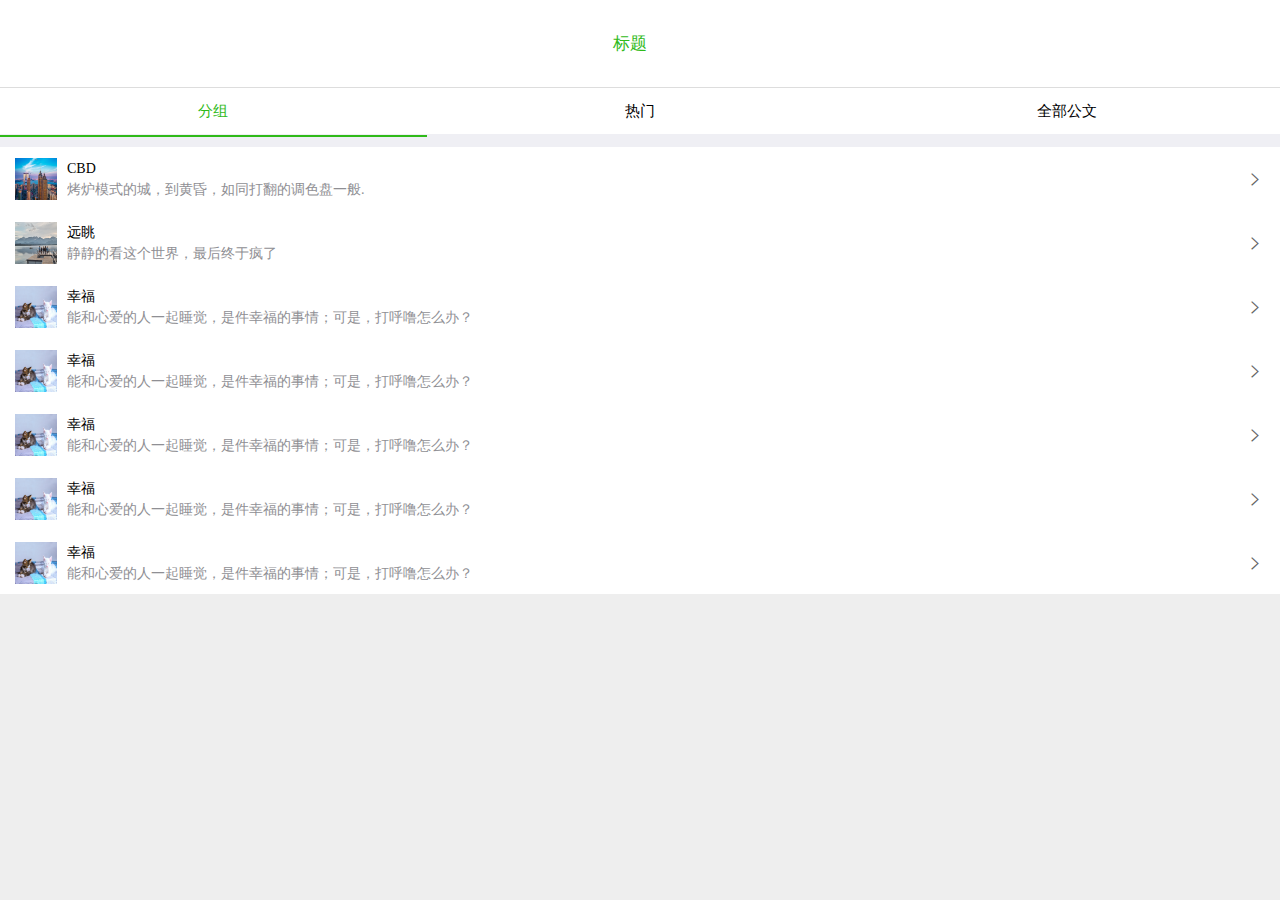
<file: index.html>
<!DOCTYPE html>
<html>
<head>
    <meta charset="utf-8">
    <meta name="viewport" content="width=device-width,initial-scale=1,minimum-scale=1,maximum-scale=1,user-scalable=no" />
    <title>index</title>
    <link href="css/mui.min.css" rel="stylesheet"/>
    <script src="js/flexible.js"></script>
    <script src="js/jquery-1.8.3.min.js"></script>
    <link rel="stylesheet" type="text/css" href="css/css.css"/>
</head>
	<script src="js/jquery-1.8.3.min.js"></script>
	<style>
		.mui-control-content {
			background-color: white;
			padding-bottom: 52px;
		}
		.mui-control-content .mui-loading {
			margin-top: 50px;
		}
		.title{
				margin: 20px 15px 10px;
				color: #6d6d72;
				font-size: 15px;
			}
			
			.oa-contact-cell.mui-table .mui-table-cell {
				padding: 11px 0;
				vertical-align: middle;
			}
			
			.oa-contact-cell {
				position: relative;
				margin: -11px 0;
			}
	
			.oa-contact-avatar {
				width: 75px;
			}
			.oa-contact-avatar img {
				border-radius: 50%;
			}
			.oa-contact-content {
				width: 100%;
			}
			.oa-contact-name {
				margin-right: 20px;
			}
			.oa-contact-name, oa-contact-position {
				float: left;
			}
		</style>
<body class="news">
	<header class="hadnav">
	    <h1 class="mui-title">标题</h1>
	</header>
	<div class="mui-content">
		<div id="slider" class="mui-slider">
			<div id="sliderSegmentedControl" class="mui-slider-indicator mui-segmented-control mui-segmented-control-inverted">
				<a class="mui-control-item mui-active" href="#item1mobile">
					分组
				</a>
				<a class="mui-control-item" href="#item2mobile">
					热门
				</a>
				<a class="mui-control-item" href="#item3mobile">
					全部公文
				</a>
			</div>
			<div id="sliderProgressBar" class="mui-slider-progress-bar mui-col-xs-4"></div>
			<div class="mui-slider-group">
				<div id="item1mobile" class="mui-slider-item mui-control-content mui-active">
					<div id="scroll1" class="mui-scroll-wrapper">
						<div class="mui-scroll">
							<ul class="mui-table-view mui-table-view-chevron">
								<li class="mui-table-view-cell mui-media">
									<a class="mui-navigate-right">
										<img class="mui-media-object mui-pull-left" src="img/cbd.jpg">
										<div class="mui-media-body">
											CBD
											<p class='mui-ellipsis'>烤炉模式的城，到黄昏，如同打翻的调色盘一般.</p>
										</div>
									</a>
								</li>
								<li class="mui-table-view-cell mui-media">
									<a class='mui-navigate-right' href="javascript:;">
										<img class="mui-media-object mui-pull-left" src="img/yuantiao.jpg">
										<div class="mui-media-body">
											远眺
											<p class='mui-ellipsis'>静静的看这个世界，最后终于疯了</p>
										</div>
									</a>
								</li>
								<li class="mui-table-view-cell mui-media">
									<a class="mui-navigate-right">
										<img class="mui-media-object mui-pull-left" src="img/shuijiao.jpg">
										<div class="mui-media-body">
											幸福
											<p class='mui-ellipsis'>能和心爱的人一起睡觉，是件幸福的事情；可是，打呼噜怎么办？</p>
										</div>
									</a>
								</li>
								<li class="mui-table-view-cell mui-media">
									<a class="mui-navigate-right">
										<img class="mui-media-object mui-pull-left" src="img/shuijiao.jpg">
										<div class="mui-media-body">
											幸福
											<p class='mui-ellipsis'>能和心爱的人一起睡觉，是件幸福的事情；可是，打呼噜怎么办？</p>
										</div>
									</a>
								</li>
								<li class="mui-table-view-cell mui-media">
									<a class="mui-navigate-right">
										<img class="mui-media-object mui-pull-left" src="img/shuijiao.jpg">
										<div class="mui-media-body">
											幸福
											<p class='mui-ellipsis'>能和心爱的人一起睡觉，是件幸福的事情；可是，打呼噜怎么办？</p>
										</div>
									</a>
								</li>
								<li class="mui-table-view-cell mui-media">
									<a class="mui-navigate-right">
										<img class="mui-media-object mui-pull-left" src="img/shuijiao.jpg">
										<div class="mui-media-body">
											幸福
											<p class='mui-ellipsis'>能和心爱的人一起睡觉，是件幸福的事情；可是，打呼噜怎么办？</p>
										</div>
									</a>
								</li>
								<li class="mui-table-view-cell mui-media">
									<a class="mui-navigate-right">
										<img class="mui-media-object mui-pull-left" src="img/shuijiao.jpg">
										<div class="mui-media-body">
											幸福
											<p class='mui-ellipsis'>能和心爱的人一起睡觉，是件幸福的事情；可是，打呼噜怎么办？</p>
										</div>
									</a>
								</li>
								<li class="mui-table-view-cell mui-media">
									<a class="mui-navigate-right">
										<img class="mui-media-object mui-pull-left" src="img/shuijiao.jpg">
										<div class="mui-media-body">
											幸福
											<p class='mui-ellipsis'>能和心爱的人一起睡觉，是件幸福的事情；可是，打呼噜怎么办？</p>
										</div>
									</a>
								</li>
							</ul>
						</div>
					</div>
				</div>
				<div id="item2mobile" class="mui-slider-item mui-control-content">
					<div id="scroll2" class="mui-scroll-wrapper">
						<div class="mui-scroll">
							<div class="mui-loading">
								<div class="mui-spinner">
								</div>
							</div>
						</div>
					</div>

				</div>
				<div id="item3mobile" class="mui-slider-item mui-control-content">
					<div id="scroll3" class="mui-scroll-wrapper">
						<div class="mui-scroll">
							<div class="mui-loading">
								<div class="mui-spinner">
								</div>
							</div>
						</div>
					</div>

				</div>
			</div>
		</div>
	</div>
	<script src="js/mui.js"></script>
	<script src="js/kbinit.js"></script>
	<script>
		mui.init({
			swipeBack: false
		});
		(function($) {
			$('.mui-scroll-wrapper').scroll({
				indicators: true //是否显示滚动条
			});
			var str ='<ul class="mui-table-view mui-table-view-chevron">'+
								'<li class="mui-table-view-cell mui-media">'+
									'<a class="mui-navigate-right">'+
										'<img class="mui-media-object mui-pull-left" src="img/cbd.jpg">'+
										'<div class="mui-media-body">'+
											'CBD'+
											'<p class="mui-ellipsis">烤炉模式的城，到黄昏，如同打翻的调色盘一般.</p>'+
										'</div>'+
									'</a>'+
								'</li>'+
								'<li class="mui-table-view-cell mui-media">'+
									'<a class="mui-navigate-right" href="javascript:;">'+
										'<img class="mui-media-object mui-pull-left" src="img/yuantiao.jpg">'+
										'<div class="mui-media-body">'+
											'远眺'+
											'<p class="mui-ellipsis">静静的看这个世界，最后终于疯了</p>'+
										'</div>'+
									'</a>'+
								'</li>'+
								'<li class="mui-table-view-cell mui-media">'+
									'<a class="mui-navigate-right">'+
										'<img class="mui-media-object mui-pull-left" src="img/shuijiao.jpg">'+
										'<div class="mui-media-body">'+
											'幸福'+
											'<p class="mui-ellipsis">能和心爱的人一起睡觉，是件幸福的事情；可是，打呼噜怎么办？</p>'+
										'</div>'+
									'</a>'+
								'</li>'+
								'<li class="mui-table-view-cell mui-media">'+
									'<a class="mui-navigate-right">'+
										'<img class="mui-media-object mui-pull-left" src="img/shuijiao.jpg">'+
										'<div class="mui-media-body">'+
											'幸福'+
											'<p class="mui-ellipsis">能和心爱的人一起睡觉，是件幸福的事情；可是，打呼噜怎么办？</p>'+
										'</div>'+
									'</a>'+
								'</li>'+
								'<li class="mui-table-view-cell mui-media">'+
									'<a class="mui-navigate-right">'+
										'<img class="mui-media-object mui-pull-left" src="img/shuijiao.jpg">'+
										'<div class="mui-media-body">'+
											'幸福'+
											'<p class="mui-ellipsis">能和心爱的人一起睡觉，是件幸福的事情；可是，打呼噜怎么办？</p>'+
										'</div>'+
									'</a>'+
								'</li>'+
								'<li class="mui-table-view-cell mui-media">'+
									'<a class="mui-navigate-right">'+
										'<img class="mui-media-object mui-pull-left" src="img/shuijiao.jpg">'+
										'<div class="mui-media-body">'+
											'幸福'+
											'<p class="mui-ellipsis">能和心爱的人一起睡觉，是件幸福的事情；可是，打呼噜怎么办？</p>'+
										'</div>'+
									'</a>'+
								'</li>'+
								'<li class="mui-table-view-cell mui-media">'+
									'<a class="mui-navigate-right">'+
										'<img class="mui-media-object mui-pull-left" src="img/shuijiao.jpg">'+
										'<div class="mui-media-body">'+
											'幸福'+
											'<p class="mui-ellipsis">能和心爱的人一起睡觉，是件幸福的事情；可是，打呼噜怎么办？</p>'+
										'</div>'+
									'</a>'+
								'</li>'+
							'</ul>'
			var html2 = str;
			var html3 = str;
			var item2 = document.getElementById('item2mobile');
			var item3 = document.getElementById('item3mobile');
			document.getElementById('slider').addEventListener('slide', function(e) {
				if (e.detail.slideNumber === 1) {
					if (item2.querySelector('.mui-loading')) {
						setTimeout(function() {
							item2.querySelector('.mui-scroll').innerHTML = html2;
						}, 500);
					}
				} else if (e.detail.slideNumber === 2) {
					if (item3.querySelector('.mui-loading')) {
						setTimeout(function() {
							item3.querySelector('.mui-scroll').innerHTML = html3;
						}, 500);
					}
				}
			});
			var sliderSegmentedControl = document.getElementById('sliderSegmentedControl');
			$('.mui-input-group').on('change', 'input', function() {
				if (this.checked) {
					sliderSegmentedControl.className = 'mui-slider-indicator mui-segmented-control mui-segmented-control-inverted mui-segmented-control-' + this.value;
					//force repaint
					sliderProgressBar.setAttribute('style', sliderProgressBar.getAttribute('style'));
				}
			});
		})(mui);
		$(function(){
			mDom.init(0);
			$('.mui-control-content').height(document.body.scrollHeight+196);
		});
	</script>
</body>
</html>
</file>
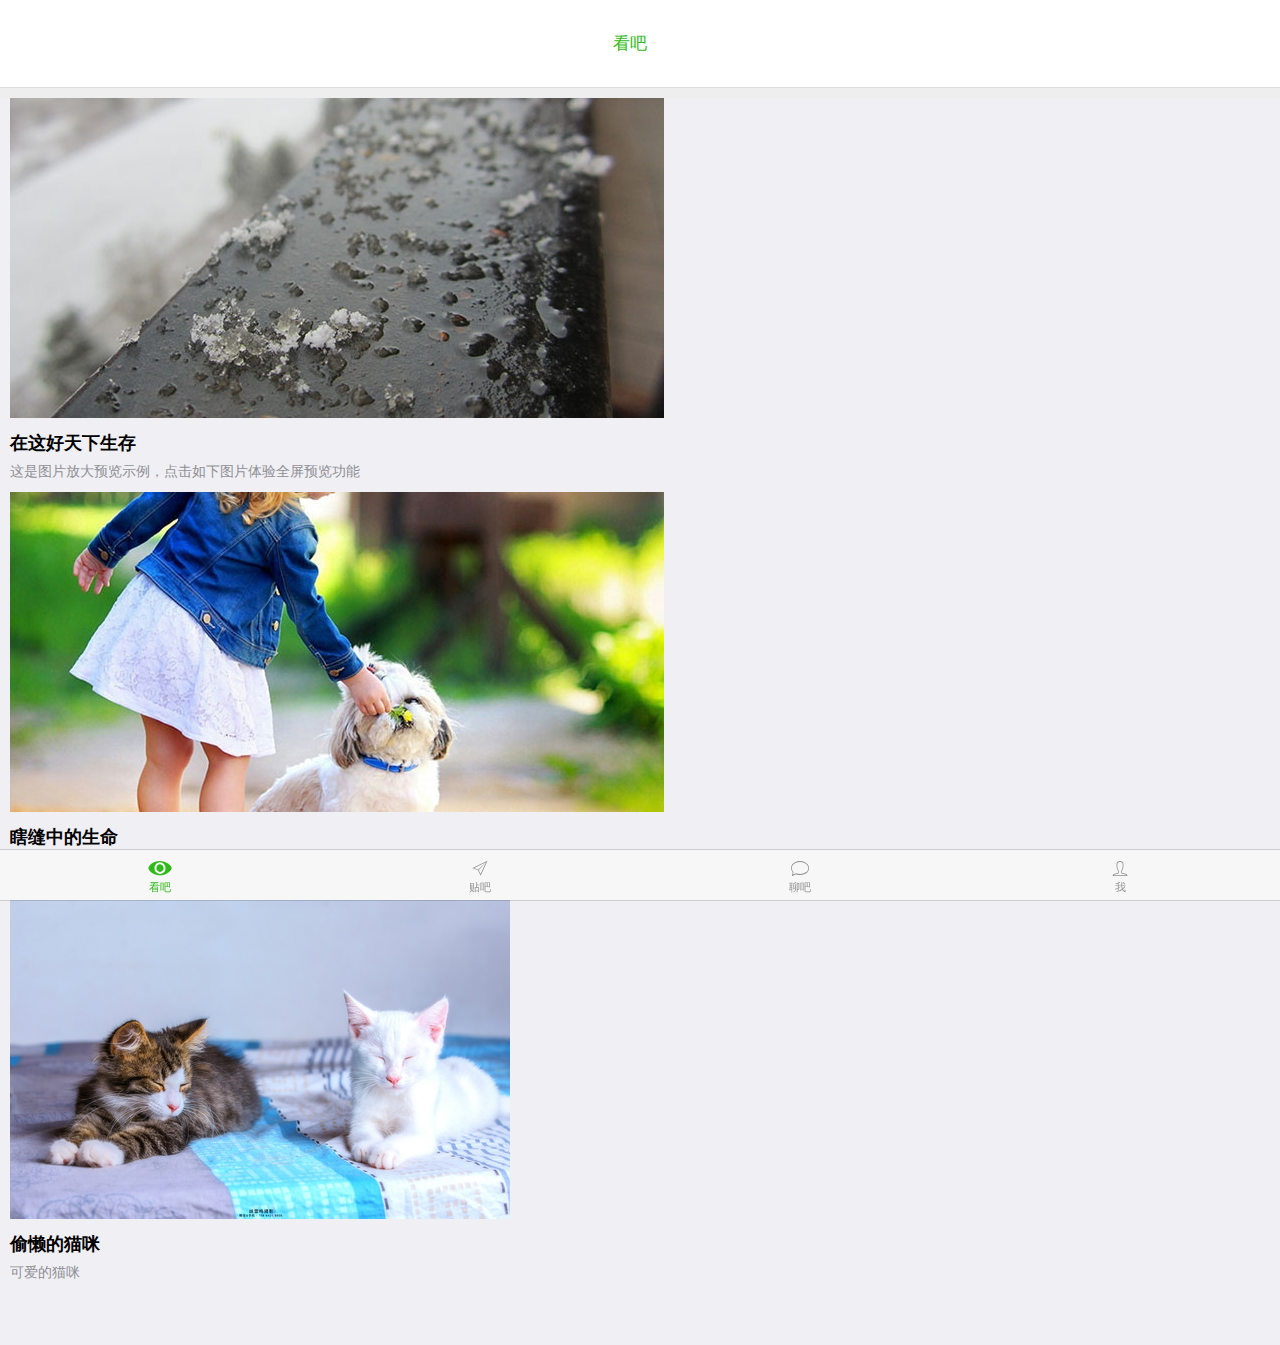
<file: kanba.html>
<!DOCTYPE html>
<html>
<head>
    <meta charset="utf-8">
    <meta name="viewport" content="width=device-width,initial-scale=1,minimum-scale=1,maximum-scale=1,user-scalable=no" />
    <title>看吧</title>
    <link href="css/mui.min.css" rel="stylesheet"/>
    <script src="js/flexible.js"></script>
    <script src="js/jquery-1.8.3.min.js"></script>
    <link rel="stylesheet" type="text/css" href="css/css.css"/>
    <style type="text/css">
    	.mui-kba .mui-content{
			transform: translateY(0);
 			-webkit-transform: translateY(0); 
		}
		.mui-kba .mui-content{
 			padding-bottom: 52px;
		}
    </style>
</head>
<body class="news mui-kba">
		<header class="hadnav">
		    <h1 class="mui-title">看吧</h1>
		</header>
		<div class="mui-content">
			<div class="mui-content-padded">
				<p>
					<img src="img/images/im01.jpg" data-preview-src="" data-preview-group="1" />
				</p>
				<h2 class="htitle">在这好天下生存</h2>
				<p>这是图片放大预览示例，点击如下图片体验全屏预览功能</p>
				<p>
					<img src="img/images/im02.jpg" data-preview-src="" data-preview-group="1" />
				</p>
				<h2 class="htitle">瞎缝中的生命</h2>
				<p>图片全屏后，双击或双指缩放均可对图片进行放大、缩小操作，</p>
				<p>
					<img src="img/shuijiao.jpg" data-preview-src="" data-preview-group="1" />
				</p>
				<h2 class="htitle">偷懒的猫咪</h2>
				<p>可爱的猫咪</p>
			</div>
		</div>
	<script src="js/mui.js"></script>
	<script src="js/mui.zoom.js"></script>
	<script src="js/mui.previewimage.js"></script>
	<script src="js/kbinit.js"></script>
	<script>
		mui.previewImage();
		
		//B页面onload从服务器获取列表数据；
		window.onload = function(){
		  //从服务器获取数据
		mui.plusReady(function(){
             // 在这里调用plus api
            var self = plus.webview.currentWebview();
			var sid = self.id;
			var version = self.version;
			alert(sid);
       });
		  //业务数据获取完毕，并已插入当前页面DOM；
		  //注意：若为ajax请求，则需将如下代码放在处理完ajax响应数据之后；
		  mui.plusReady(function(){
		    //关闭等待框
		    plus.nativeUI.closeWaiting();
		    //显示当前页面
		    mui.currentWebview.show();
		  });
		}
		$(function(){mDom.init(0);});
	</script>
	</body>
</html>
</file>
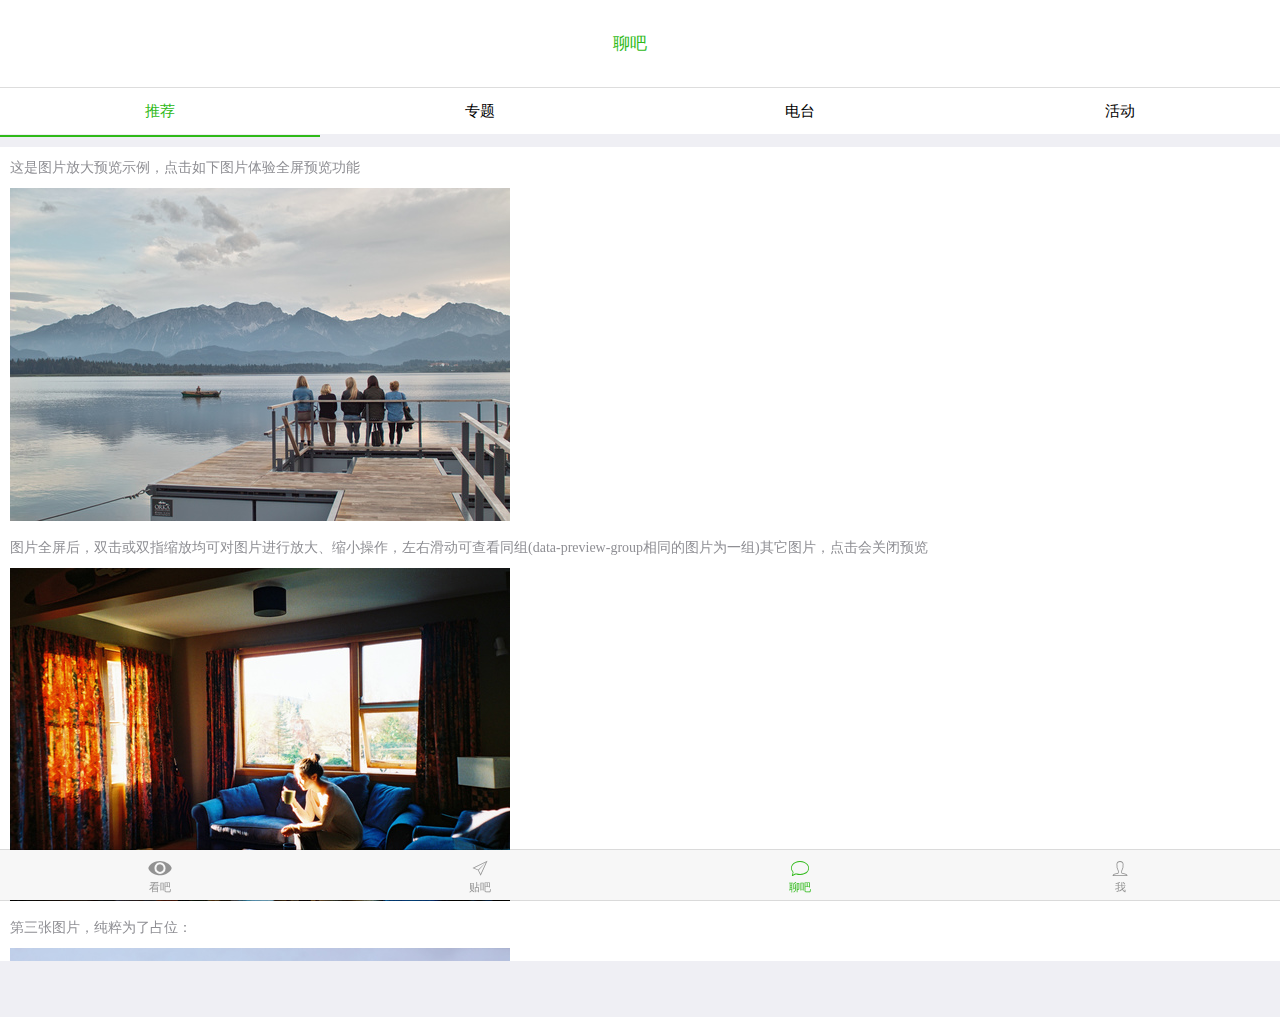
<file: liaoba.html>
<!DOCTYPE html>
<html>
<head>
    <meta charset="utf-8">
    <meta name="viewport" content="width=device-width,initial-scale=1,minimum-scale=1,maximum-scale=1,user-scalable=no" />
    <title>聊吧</title>
    <link href="css/mui.min.css" rel="stylesheet"/>
    <script src="js/flexible.js"></script>
    <script src="js/jquery-1.8.3.min.js"></script>
    <link rel="stylesheet" type="text/css" href="css/css.css"/>
    <style>
		.mui-control-content,
		.mui-slider .mui-slider-group {
			background-color: white;
			min-height: 415px;
		}
		.mui-control-content .mui-loading {
			margin-top: 50px;
		}
		.title{
				margin: 20px 15px 10px;
				color: #6d6d72;
				font-size: 15px;
			}
			
			.oa-contact-cell.mui-table .mui-table-cell {
				padding: 11px 0;
				vertical-align: middle;
			}
			
			.oa-contact-cell {
				position: relative;
				margin: -11px 0;
			}
	
			.oa-contact-avatar {
				width: 75px;
			}
			.oa-contact-avatar img {
				border-radius: 50%;
			}
			.oa-contact-content {
				width: 100%;
			}
			.oa-contact-name {
				margin-right: 20px;
			}
			.oa-contact-name, oa-contact-position {
				float: left;
			}
			.mui-kba .mui-content{
				transform: translateY(0);
     			-webkit-transform: translateY(0); 
			}
			.mui-kba .mui-content{
				/*transform: translateY(-50px);
     			-webkit-transform: translateY(-52px); */
     			padding-bottom: 56px;
			}
		</style>
</head>
<body class="news mui-kba">
		<header class="hadnav">
		    <h1 class="mui-title">聊吧</h1>
		</header>
		<div class="mui-content">
			<div id="slider" class="mui-slider">
				<div id="sliderSegmentedControl" class="mui-slider-indicator mui-segmented-control mui-segmented-control-inverted">
					<a class="mui-control-item mui-active" href="#item1mobile">
						推荐
					</a>
					<a class="mui-control-item" href="#item2mobile">
						专题
					</a>
					<a class="mui-control-item" href="#item3mobile">
						电台
					</a>
					<a class="mui-control-item" href="#item4mobile">
						活动
					</a>
				</div>
				<div id="sliderProgressBar" class="mui-slider-progress-bar mui-col-xs-3"></div>
				<div class="mui-slider-group">
					<div id="item1mobile" class="mui-slider-item mui-control-content mui-active">
						<div id="scroll1" class="mui-scroll-wrapper">
							<div class="mui-scroll">
								<div class="mui-content-padded">
									<p>这是图片放大预览示例，点击如下图片体验全屏预览功能</p>
									<p>
										<img src="img/yuantiao.jpg" data-preview-src="" data-preview-group="1" />
									</p>
									<p>图片全屏后，双击或双指缩放均可对图片进行放大、缩小操作，左右滑动可查看同组(data-preview-group相同的图片为一组)其它图片，点击会关闭预览</p>
									<p>
										<img src="img/muwu.jpg" data-preview-src="" data-preview-group="1" />
									</p>
									<p>第三张图片，纯粹为了占位： </p>
									<p>
										<img src="img/shuijiao.jpg" data-preview-src="" data-preview-group="1" />
									</p>
								</div>
							</div>
						</div>
					</div>
					<div id="item2mobile" class="mui-slider-item mui-control-content">
						<div id="scroll2" class="mui-scroll-wrapper">
							<div class="mui-scroll">
								<div class="mui-loading">
									<div class="mui-spinner">
									</div>
								</div>
							</div>
						</div>

					</div>
					<div id="item3mobile" class="mui-slider-item mui-control-content">
						<div id="scroll3" class="mui-scroll-wrapper">
							<div class="mui-scroll">
								<div class="mui-loading">
									<div class="mui-spinner">
									</div>
								</div>
							</div>
						</div>

					</div>
					<div id="item4mobile" class="mui-slider-item mui-control-content">
						<div id="scroll3" class="mui-scroll-wrapper">
							<div class="mui-scroll">
								<div class="mui-loading">
									<div class="mui-spinner">
									</div>
								</div>
							</div>
						</div>

					</div>
				</div>
			</div>
		</div>
	<script src="js/mui.js"></script>
	<script src="js/mui.zoom.js"></script>
	<script src="js/mui.previewimage.js"></script>
	<script src="js/kbinit.js"></script>
	<script>
		mui.init({
				swipeBack: false
			});
			(function($) {
				$('.mui-scroll-wrapper').scroll({
					indicators: true //是否显示滚动条
				});
				//绑定数据
				var str ='<div class="mui-content-padded">'+
							'<p>这是图片放大预览示例，点击如下图片体验全屏预览功能</p>'+
							'<p>'+
								'<img src="img/yuantiao.jpg" data-preview-src="" data-preview-group="1" />'+
							'</p>'+
							'<p>图片全屏后，双击或双指缩放均可对图片进行放大、缩小操作，左右滑动可查看同组(data-preview-group相同的图片为一组)其它图片，点击会关闭预览</p>'+
							'<p>'+
								'<img src="img/muwu.jpg" data-preview-src="" data-preview-group="1" />'+
							'</p>'+
							'<p>第三张图片，纯粹为了占位： </p>'+
							'<p>'+
								'<img src="img/shuijiao.jpg" data-preview-src="" data-preview-group="1" />'+
							'</p>'+
						'</div>'
				var item2 = document.getElementById('item2mobile');
				var item3 = document.getElementById('item3mobile');
				var item4 = document.getElementById('item4mobile');
				document.getElementById('slider').addEventListener('slide', function(e) {
					if (e.detail.slideNumber === 1) {
						if (item2.querySelector('.mui-loading')) {
							setTimeout(function() {
								item2.querySelector('.mui-scroll').innerHTML = str;
							}, 500);
						}
					} else if (e.detail.slideNumber === 2) {
						if (item3.querySelector('.mui-loading')) {
							setTimeout(function() {
								item3.querySelector('.mui-scroll').innerHTML = str;
							}, 500);
						}
					} else if (e.detail.slideNumber === 3) {
						if (item4.querySelector('.mui-loading')) {
							setTimeout(function() {
								item4.querySelector('.mui-scroll').innerHTML = str;
							}, 500);
						}
					}
				});
				var sliderSegmentedControl = document.getElementById('sliderSegmentedControl');
				$('.mui-input-group').on('change', 'input', function() {
					if (this.checked) {
						sliderSegmentedControl.className = 'mui-slider-indicator mui-segmented-control mui-segmented-control-inverted mui-segmented-control-' + this.value;
						//force repaint
						sliderProgressBar.setAttribute('style', sliderProgressBar.getAttribute('style'));
					}
				});
			})(mui);
		mui.previewImage();
		$(function(){
			mDom.init(2);
			$('.mui-control-content').height(document.body.scrollHeight+196)});
	</script>
	</body>
</html>
</file>
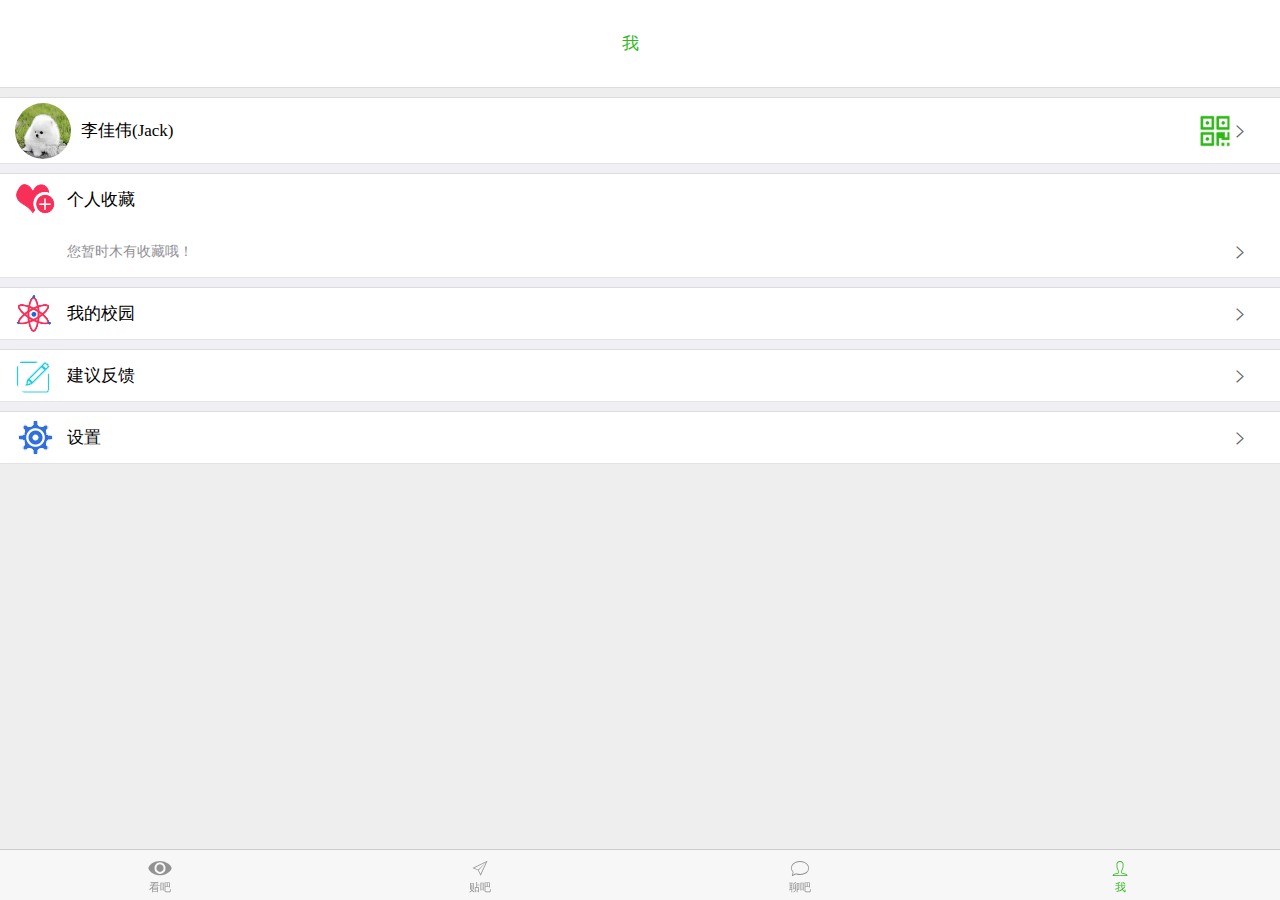
<file: my.html>
<!DOCTYPE html>
<html>
<head>
    <meta charset="utf-8">
    <meta name="viewport" content="width=device-width,initial-scale=1,minimum-scale=1,maximum-scale=1,user-scalable=no" />
    <title>我</title>
    <link href="css/mui.min.css" rel="stylesheet"/>
    <script src="js/flexible.js"></script>
    <script src="js/jquery-1.8.3.min.js"></script>
    <link rel="stylesheet" type="text/css" href="css/css.css"/>
</head>
<body class="news">
		<header class="hadnav">
		    <h1 class="mui-title">我</h1>
		</header>
		<div class="mui-content my-no">
			<div class="my-first">
				<ul class="mui-table-view mui-table-view-chevron">
					<li class="mui-table-view-cell mui-media">
						<a class="mui-navigate-right">
							<img class="mui-media-object mui-pull-left h-portrait" src="img/pic_logo_1082168b9.jpg">
							<div class="mui-media-body">
								<i>李佳伟(Jack)</i>
								<img class="mui-media-object mui-pull-right h-portrait" src="img/QR-code.jpg">
							</div>
						</a>
					</li>
				</ul>
			</div>
			<div class="my-first">
				<ul class="mui-table-view mui-table-view-chevron icon">
					<li class="mui-table-view-cell mui-media">
						<a class="mui-navigate-right nom">
							<span class="mui-media-object mui-pull-left h-portrait"></span>
							<div class="mui-media-body">
								<em>个人收藏</em>
							</div>
						</a>
					</li>
					<li class="mui-table-view-cell mui-media">
						<a class='mui-navigate-right' href="javascript:;">
							<div class="mui-media-body">
								<p class='mui-ellipsis p-show'>您暂时木有收藏哦！</p>
							</div>
						</a>
					</li>
				</ul>
			</div>
			<div class="my-first">
				<ul class="mui-table-view mui-table-view-chevron icon">
					<li class="mui-table-view-cell mui-media">
						<a class="mui-navigate-right">
							<span class="mui-media-object mui-pull-left h-portrait a"></span>
							<div class="mui-media-body">
								<em>我的校园</em>
							</div>
						</a>
					</li>
				</ul>
			</div>
			<div class="my-first">
				<ul class="mui-table-view mui-table-view-chevron icon">
					<li class="mui-table-view-cell mui-media">
						<a class="mui-navigate-right">
							<span class="mui-media-object mui-pull-left h-portrait b"></span>
							<div class="mui-media-body">
								<em>建议反馈</em>
							</div>
						</a>
					</li>
				</ul>
			</div>
			<div class="my-first">
				<ul class="mui-table-view mui-table-view-chevron icon">
					<li class="mui-table-view-cell mui-media">
						<a class="mui-navigate-right">
							<span class="mui-media-object mui-pull-left h-portrait c"></span>
							<div class="mui-media-body">
								<em>设置</em>
							</div>
						</a>
					</li>
				</ul>
			</div>
		</div>
	<script src="js/mui.js"></script>
	<script src="js/kbinit.js"></script>
	<script>
		//B页面onload从服务器获取列表数据；
			window.onload = function(){
			  //从服务器获取数据
			mui.plusReady(function(){
	             // 在这里调用plus api
	            var self = plus.webview.currentWebview();
				var sid = self.id;
				var version = self.version;
				alert(sid);
	       });
			  //业务数据获取完毕，并已插入当前页面DOM；
			  //注意：若为ajax请求，则需将如下代码放在处理完ajax响应数据之后；
			  mui.plusReady(function(){
			    //关闭等待框
			    plus.nativeUI.closeWaiting();
			    //显示当前页面
			    mui.currentWebview.show();
			  });
			}
		$(function(){mDom.init(3);});
	</script>
	</body>
</html>
</file>
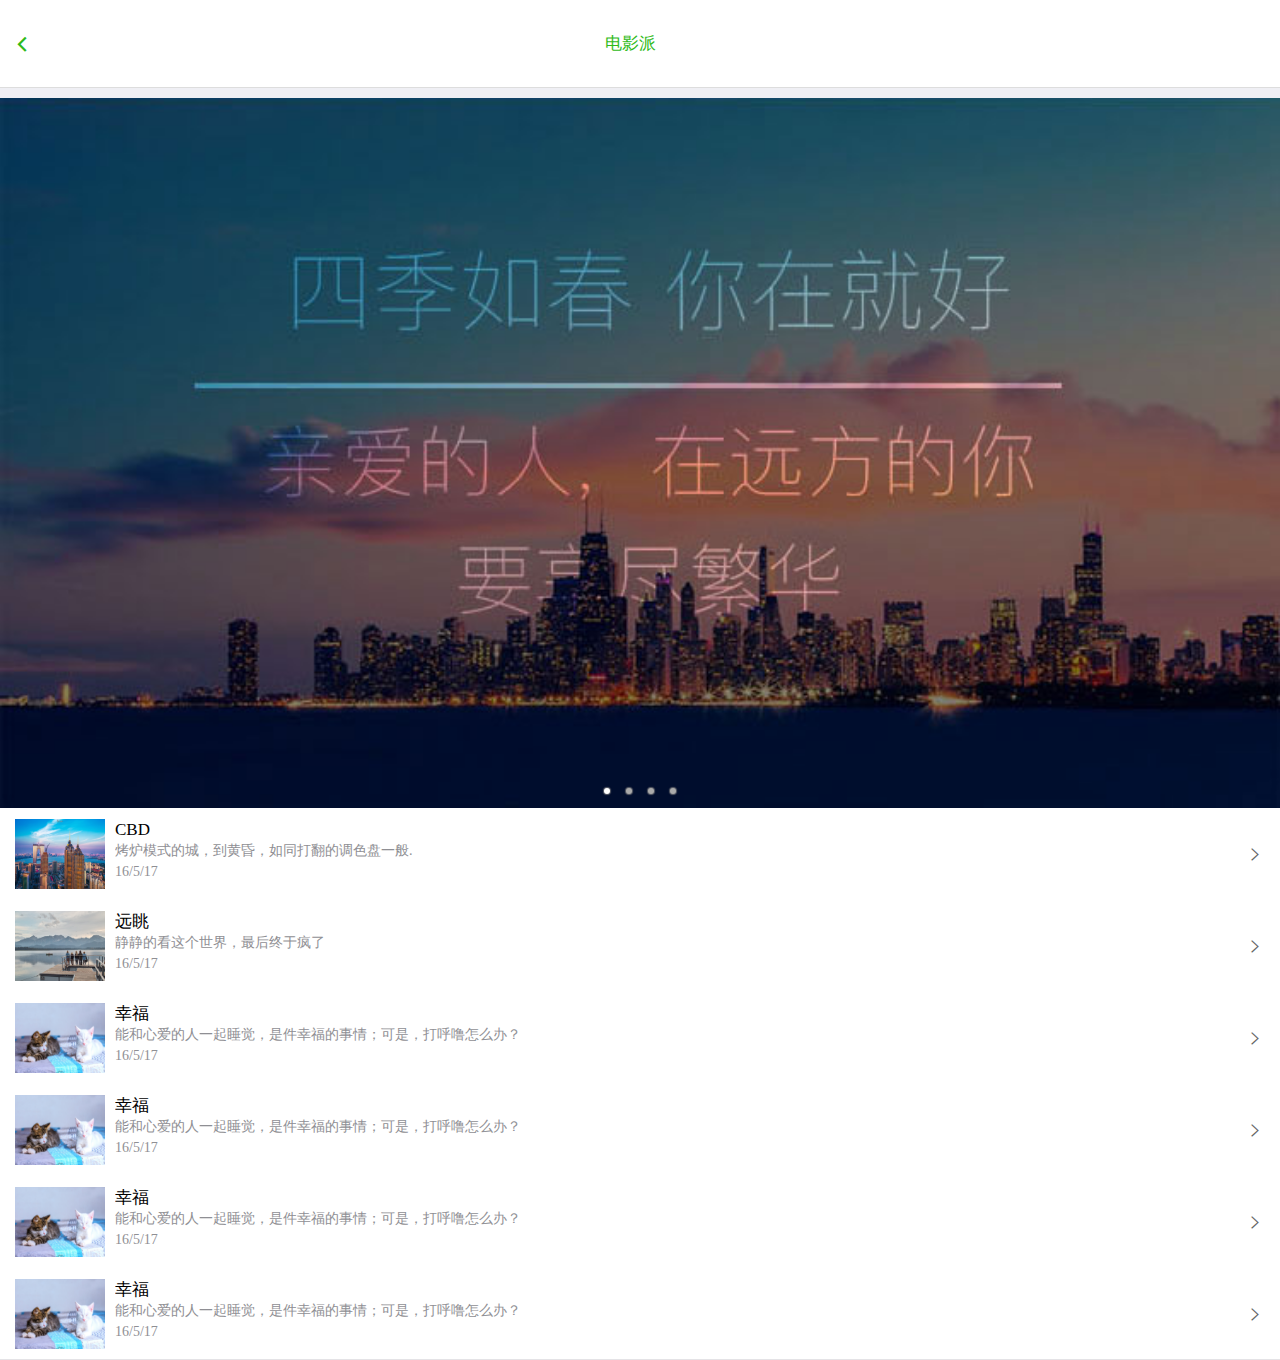
<file: paibie.html>
<!DOCTYPE html>
<html>
<head>
    <meta charset="UTF-8">
    <meta name="viewport" content="width=device-width,initial-scale=1,minimum-scale=1,maximum-scale=1,user-scalable=no" />
    <title>电影派</title>
    <script src="js/mui.min.js"></script>
    <link href="css/mui.min.css" rel="stylesheet"/>
    <link rel="stylesheet" type="text/css" href="css/css.css"/>
    <script src="js/flexible.js"></script>
    <script type="text/javascript" charset="UTF-8">
      	mui.init();
    </script>
</head>
<body class="news">
	<header class="hadnav">
	    <a class="mui-action-back mui-icon mui-icon-left-nav mui-pull-left back-icon"></a>
	    <h1 class="mui-title">电影派</h1>
	</header>
	<div class="mui-content">
		<div class="mui-slider">
		  <div class="mui-slider-group mui-slider-loop">
		    <!--支持循环，需要重复图片节点-->
		    <div class="mui-slider-item mui-slider-item-duplicate"><a href="#"><img src="img/xlqt-bg.jpg" /></a></div>
		    <div class="mui-slider-item"><a href="#"><img src="img/xlqt-bg.jpg" /></a></div>
		    <div class="mui-slider-item"><a href="#"><img src="img/xlqt-bg.jpg" /></a></div>
		    <div class="mui-slider-item"><a href="#"><img src="img/xlqt-bg.jpg" /></a></div>
		    <div class="mui-slider-item"><a href="#"><img src="img/xlqt-bg.jpg" /></a></div>
		    <!--支持循环，需要重复图片节点-->
		    <div class="mui-slider-item mui-slider-item-duplicate"><a href="#"><img src="img/xlqt-bg.jpg" /></a></div>
		  </div>
		  <div class="mui-slider-indicator">
				<div class="mui-indicator mui-active"></div>
				<div class="mui-indicator"></div>
				<div class="mui-indicator"></div>
				<div class="mui-indicator"></div>
			</div>
		</div>
		<ul class="mui-table-view mui-table-view-chevron dypai">
			<li class="mui-table-view-cell mui-media">
				<a class="mui-navigate-right">
					<img class="mui-media-object mui-pull-left" src="img/cbd.jpg">
					<div class="mui-media-body">
						CBD
						<p class='mui-ellipsis'>烤炉模式的城，到黄昏，如同打翻的调色盘一般.</p>
						<p class='mui-ellipsis m-time'>16/5/17</p>
					</div>
				</a>
			</li>
			<li class="mui-table-view-cell mui-media">
				<a class='mui-navigate-right' href="javascript:;">
					<img class="mui-media-object mui-pull-left" src="img/yuantiao.jpg">
					<div class="mui-media-body">
						远眺
						<p class='mui-ellipsis'>静静的看这个世界，最后终于疯了</p>
						<p class='mui-ellipsis m-time'>16/5/17</p>
					</div>
				</a>
			</li>
			<li class="mui-table-view-cell mui-media">
				<a class="mui-navigate-right">
					<img class="mui-media-object mui-pull-left" src="img/shuijiao.jpg">
					<div class="mui-media-body">
						幸福
						<p class='mui-ellipsis'>能和心爱的人一起睡觉，是件幸福的事情；可是，打呼噜怎么办？</p>
						<p class='mui-ellipsis m-time'>16/5/17</p>
					</div>
				</a>
			</li>
			<li class="mui-table-view-cell mui-media">
				<a class="mui-navigate-right">
					<img class="mui-media-object mui-pull-left" src="img/shuijiao.jpg">
					<div class="mui-media-body">
						幸福
						<p class='mui-ellipsis'>能和心爱的人一起睡觉，是件幸福的事情；可是，打呼噜怎么办？</p>
						<p class='mui-ellipsis m-time'>16/5/17</p>
					</div>
				</a>
			</li>
			<li class="mui-table-view-cell mui-media">
				<a class="mui-navigate-right">
					<img class="mui-media-object mui-pull-left" src="img/shuijiao.jpg">
					<div class="mui-media-body">
						幸福
						<p class='mui-ellipsis'>能和心爱的人一起睡觉，是件幸福的事情；可是，打呼噜怎么办？</p>
						<p class='mui-ellipsis m-time'>16/5/17</p>
					</div>
				</a>
			</li>
			<li class="mui-table-view-cell mui-media">
				<a class="mui-navigate-right">
					<img class="mui-media-object mui-pull-left" src="img/shuijiao.jpg">
					<div class="mui-media-body">
						幸福
						<p class='mui-ellipsis'>能和心爱的人一起睡觉，是件幸福的事情；可是，打呼噜怎么办？</p>
						<p class='mui-ellipsis m-time'>16/5/17</p>
					</div>
				</a>
			</li>
		</ul>
	</div>
	<script src="js/kbinit.js"></script>
	<script src="js/jquery-1.8.3.min.js"></script>
	<script type="text/javascript">
			//获得slider插件对象
		var gallery = mui('.mui-slider');
		gallery.slider({
		  interval:5000//自动轮播周期，若为0则不自动播放，默认为0；
		});
		$(function(){
			$('.mui-control-content').height(document.body.scrollHeight+196);
		});
	</script>
</body>
</html>
</file>
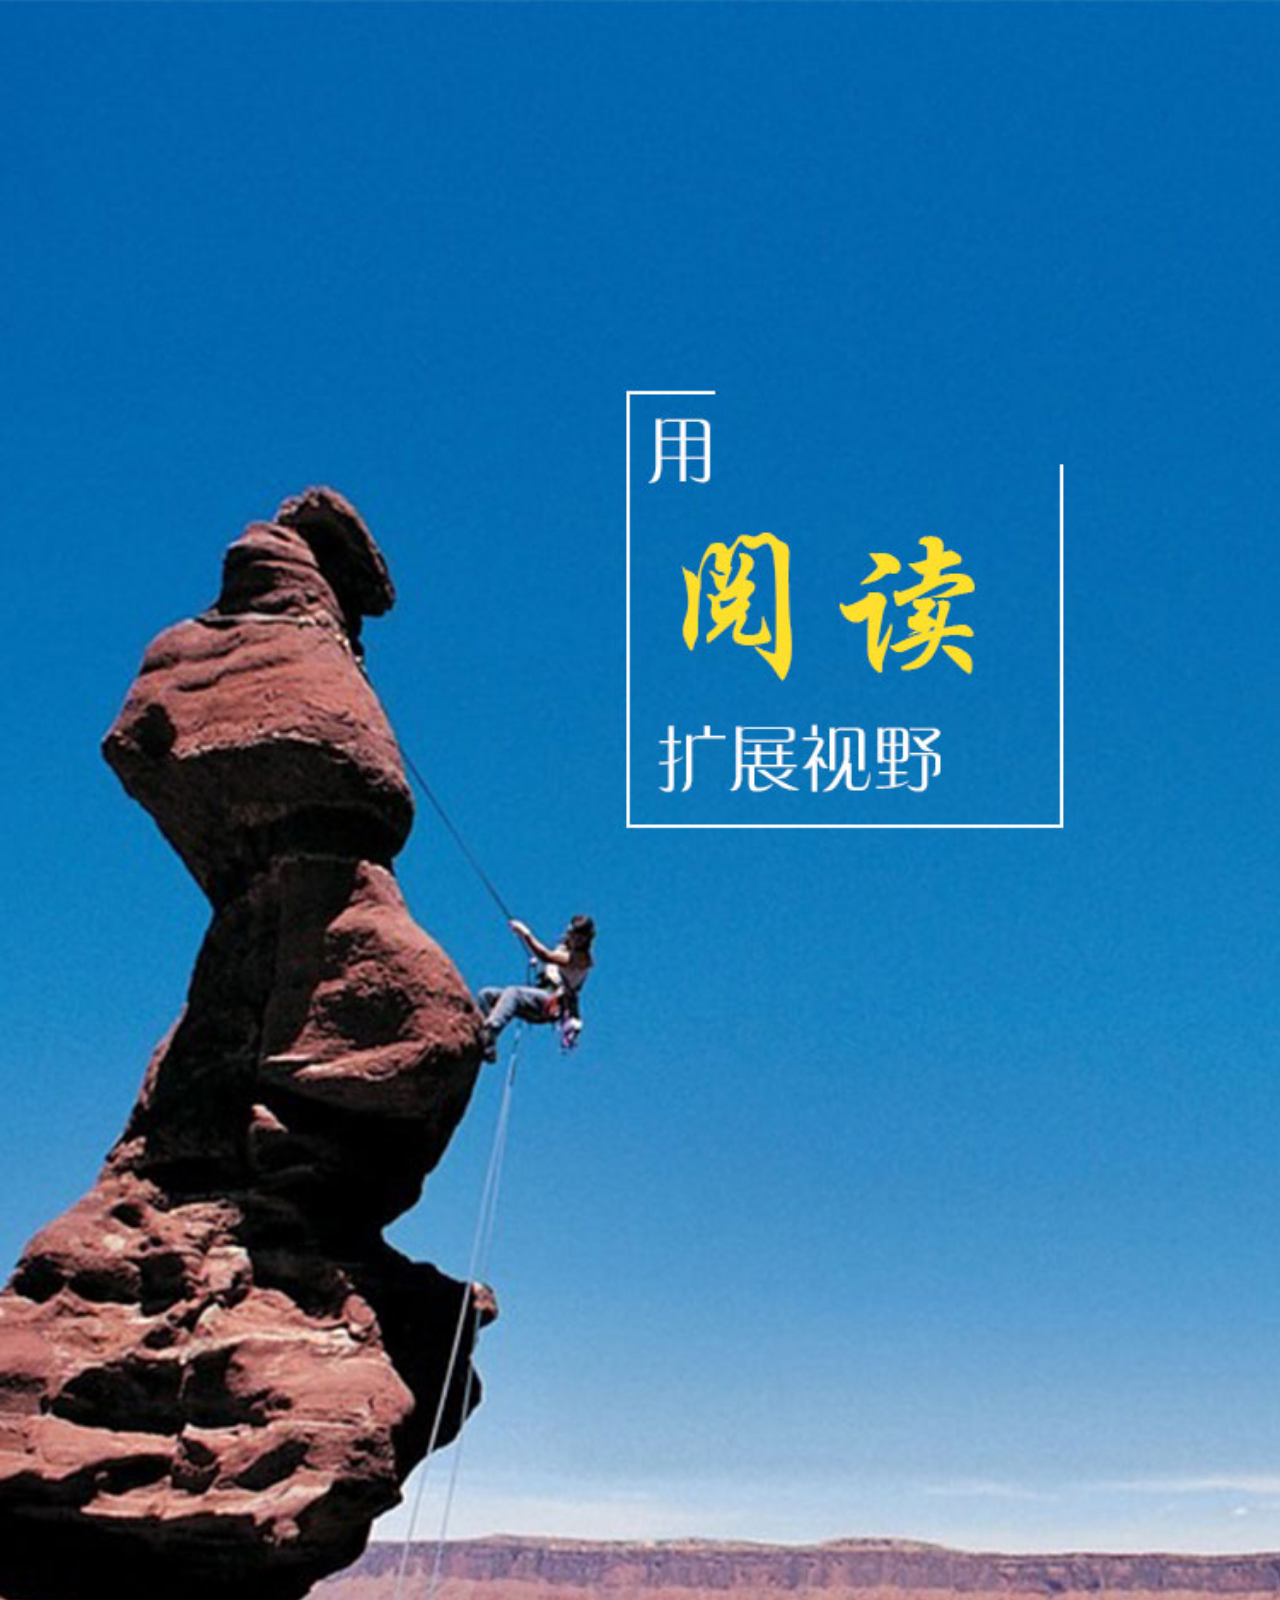
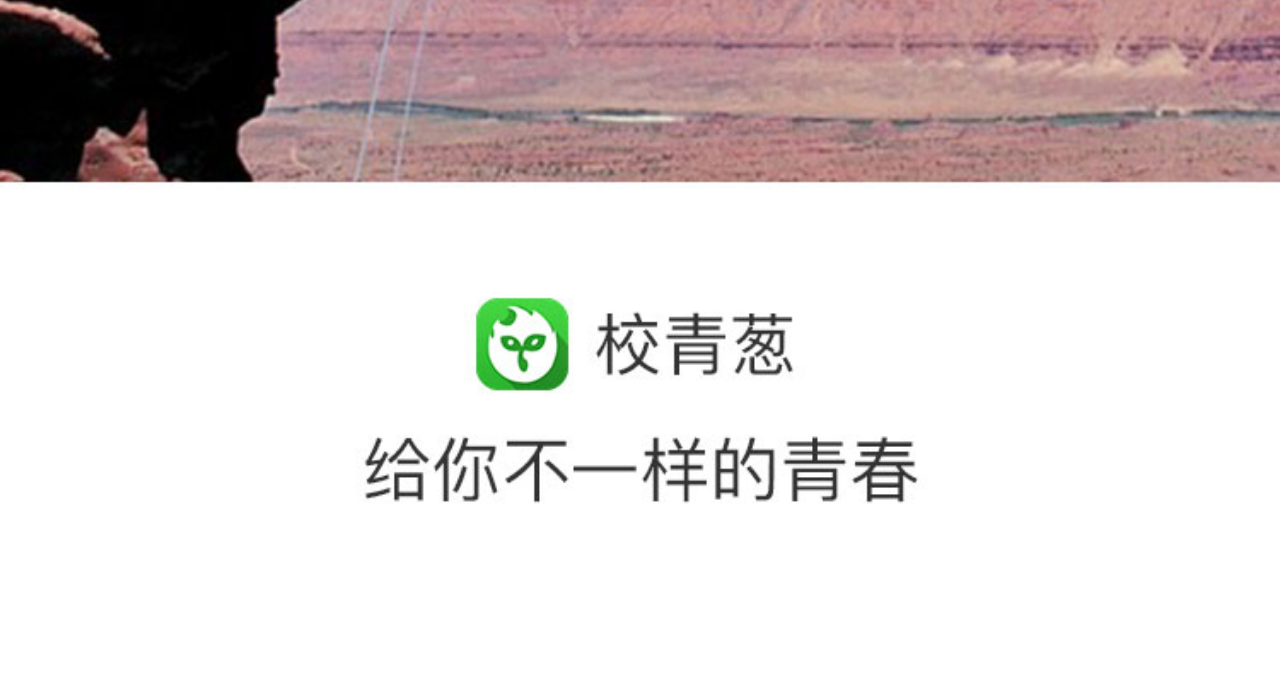
<file: start-up.html>
<!DOCTYPE html>
<html>
	<head>
		<meta charset="UTF-8">
		<meta name="viewport" content="width=device-width,initial-scale=1,minimum-scale=1,maximum-scale=1,user-scalable=no" />
	    <title></title>
	    <script src="js/flexible.js"></script>
	    <link rel="stylesheet" type="text/css" href="css/css.css"/>
	</head>
	<body>
		<img src="img/runbg.jpg" width="100%" />
	</body>
</html>
</file>
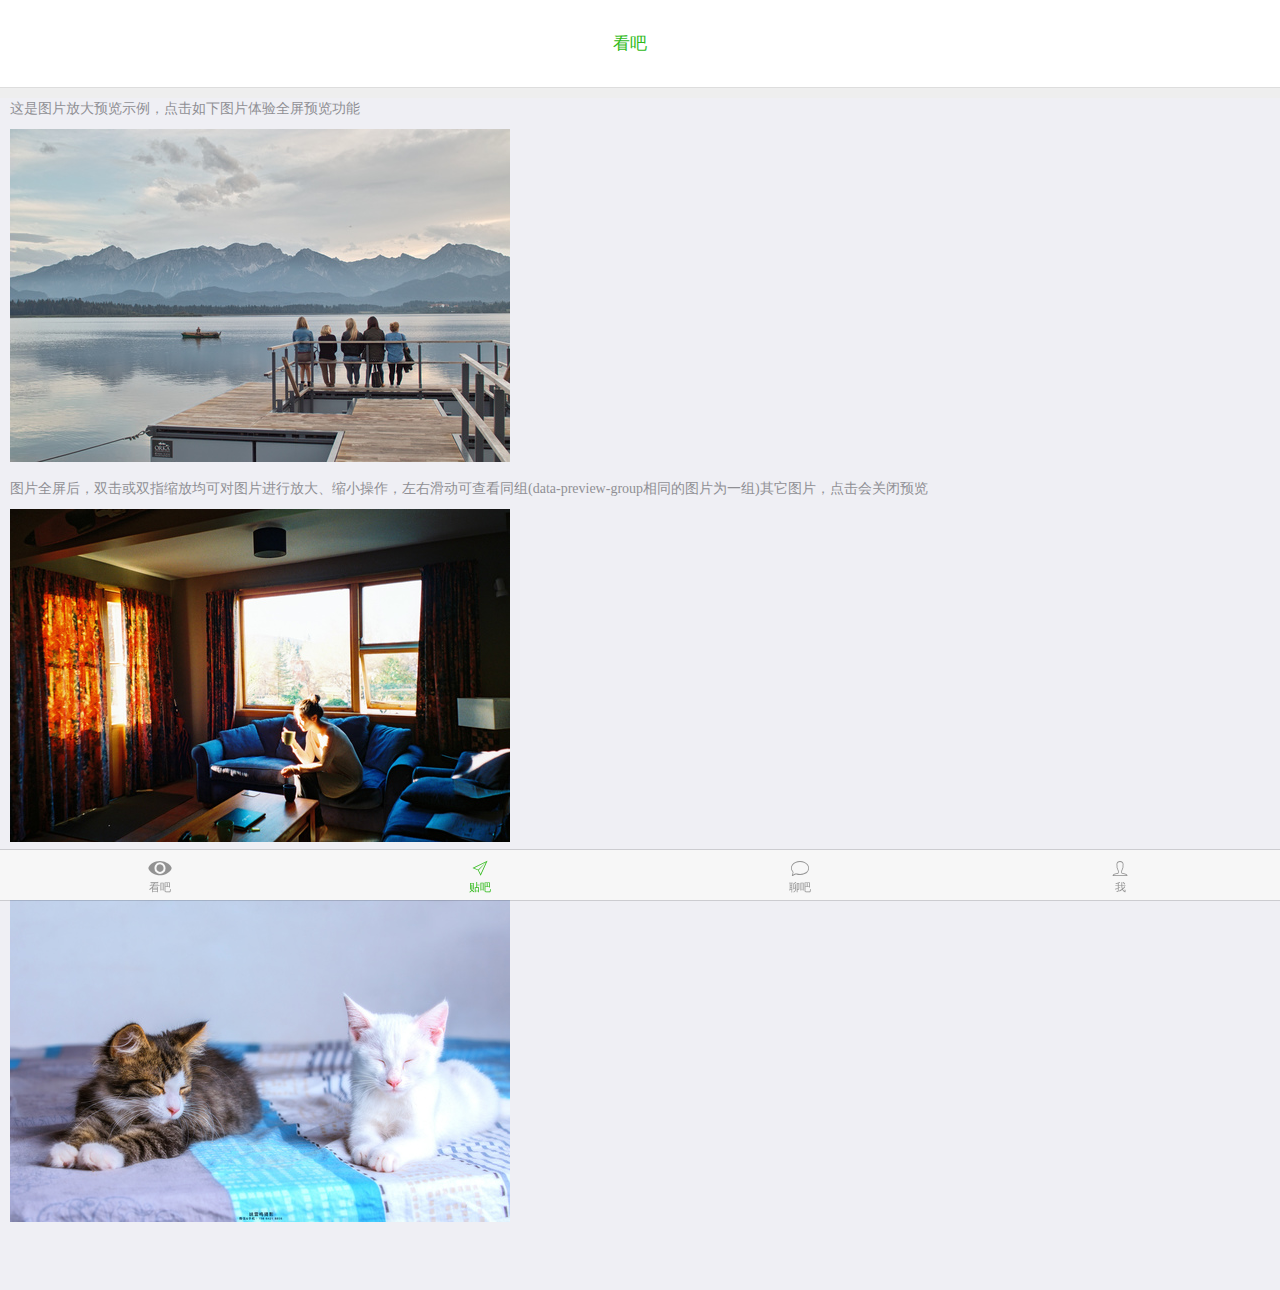
<file: tieba.html>
<!DOCTYPE html>
<html>
<head>
    <meta charset="utf-8">
    <meta name="viewport" content="width=device-width,initial-scale=1,minimum-scale=1,maximum-scale=1,user-scalable=no" />
    <title>贴吧</title>
    <link href="css/mui.min.css" rel="stylesheet"/>
    <script src="js/flexible.js"></script>
    <script src="js/jquery-1.8.3.min.js"></script>
    <link rel="stylesheet" type="text/css" href="css/css.css"/>
    <style type="text/css">
    	.mui-kba .mui-content{
			transform: translateY(0);
 			-webkit-transform: translateY(0); 
		}
		.mui-kba .mui-content{
 			padding-bottom: 52px;
		}
	</style>
</head>
<body class="news mui-kba">
	<header class="hadnav">
	    <h1 class="mui-title">看吧</h1>
	</header>
	<div class="mui-content">
		<div class="mui-content-padded">
			<p>这是图片放大预览示例，点击如下图片体验全屏预览功能</p>
			<p>
				<img src="img/yuantiao.jpg" data-preview-src="" data-preview-group="1" />
			</p>
			<p>图片全屏后，双击或双指缩放均可对图片进行放大、缩小操作，左右滑动可查看同组(data-preview-group相同的图片为一组)其它图片，点击会关闭预览</p>
			<p>
				<img src="img/muwu.jpg" data-preview-src="" data-preview-group="1" />
			</p>
			<p>第三张图片，纯粹为了占位： </p>
			<p>
				<img src="img/shuijiao.jpg" data-preview-src="" data-preview-group="1" />
			</p>
		</div>
	</div>
<script src="js/mui.js"></script>
<script src="js/mui.zoom.js"></script>
<script src="js/mui.previewimage.js"></script>
<script src="js/kbinit.js"></script>
<script>
	mui.previewImage();
	$(function(){mDom.init(1);});
</script>
</body>
</html>
</file>
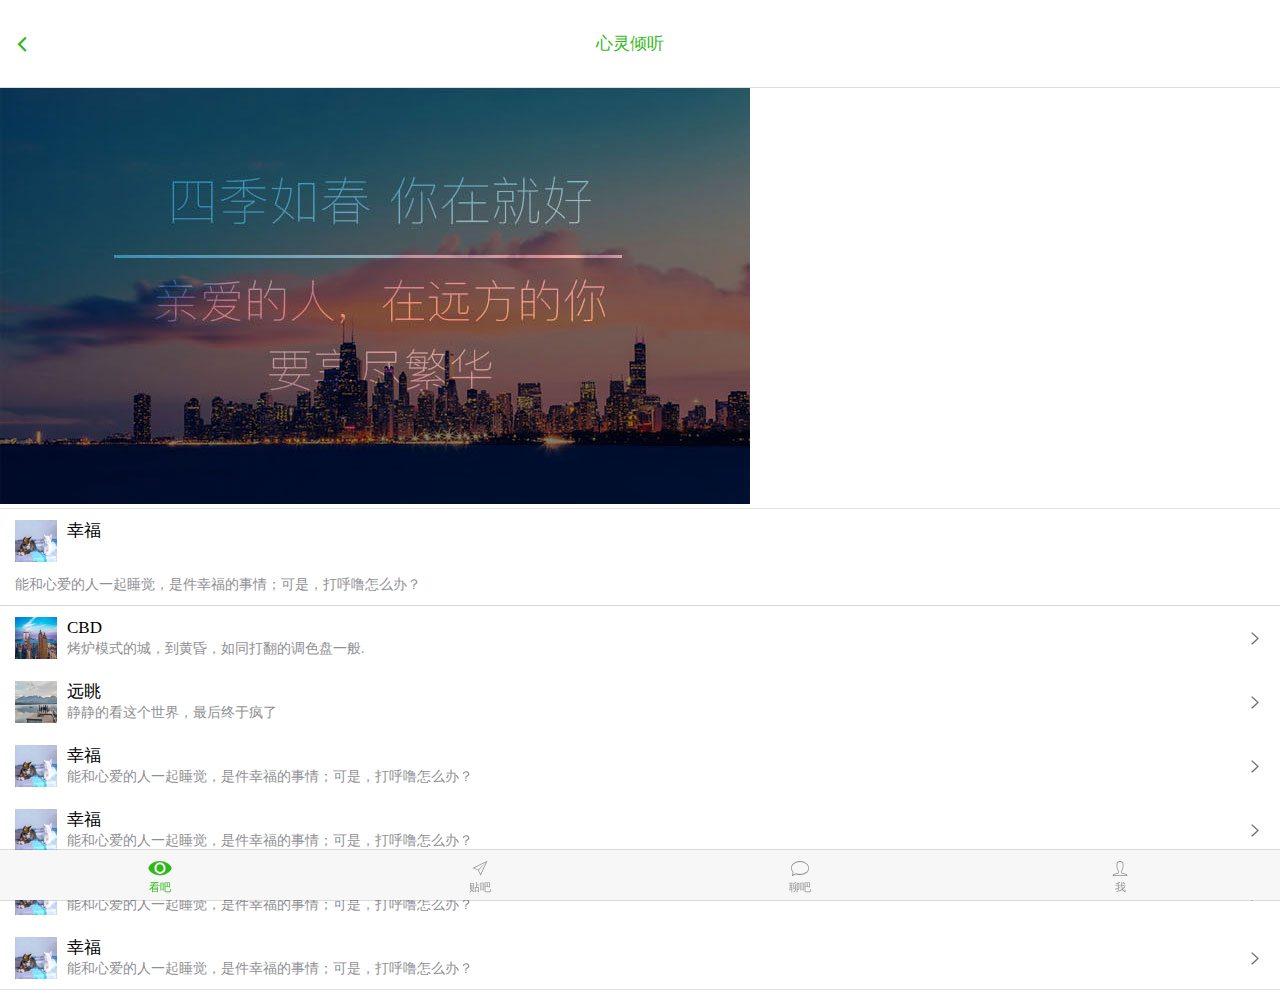
<file: xlqt.html>
<!DOCTYPE html>
<html>
<head>
    <meta charset="UTF-8">
    <meta name="viewport" content="width=device-width,initial-scale=1,minimum-scale=1,maximum-scale=1,user-scalable=no" />
    <title>心灵倾听</title>
    <script src="js/mui.min.js"></script>
    <link href="css/mui.min.css" rel="stylesheet"/>
    <link rel="stylesheet" type="text/css" href="css/css.css"/>
    <script src="js/flexible.js"></script>
    <script type="text/javascript" charset="UTF-8">
      	mui.init();
    </script>
</head>
<body class="news">
	<header class="hadnav">
	    <a class="mui-action-back mui-icon mui-icon-left-nav mui-pull-left back-icon"></a>
	    <h1 class="mui-title">心灵倾听</h1>
	</header>
	<div class="mui-content">
		<div class="mui-xlqt mui-content-padded">
			<img src="img/xlqt-bg.jpg">
		</div>
		<ul class="mui-table-view mk">
			<li class="mui-table-view-cell mui-media">
				<a href="javascript:;">
					<img class="mui-media-object mui-pull-left" src="img/shuijiao.jpg">
					<div class="mui-media-body">
						幸福
					</div>
				</a>
			</li>
			<li class="mui-table-view-cell mui-media">
				<a href="javascript:;">
					<div class="mui-media-body">
						<p class='mui-ellipsis'>能和心爱的人一起睡觉，是件幸福的事情；可是，打呼噜怎么办？</p>
					</div>
				</a>
			</li>
		</ul>
		<ul class="mui-table-view mui-table-view-chevron">
			<li class="mui-table-view-cell mui-media">
				<a class="mui-navigate-right">
					<img class="mui-media-object mui-pull-left" src="img/cbd.jpg">
					<div class="mui-media-body">
						CBD
						<p class='mui-ellipsis'>烤炉模式的城，到黄昏，如同打翻的调色盘一般.</p>
					</div>
				</a>
			</li>
			<li class="mui-table-view-cell mui-media">
				<a class='mui-navigate-right' href="javascript:;">
					<img class="mui-media-object mui-pull-left" src="img/yuantiao.jpg">
					<div class="mui-media-body">
						远眺
						<p class='mui-ellipsis'>静静的看这个世界，最后终于疯了</p>
					</div>
				</a>
			</li>
			<li class="mui-table-view-cell mui-media">
				<a class="mui-navigate-right">
					<img class="mui-media-object mui-pull-left" src="img/shuijiao.jpg">
					<div class="mui-media-body">
						幸福
						<p class='mui-ellipsis'>能和心爱的人一起睡觉，是件幸福的事情；可是，打呼噜怎么办？</p>
					</div>
				</a>
			</li>
			<li class="mui-table-view-cell mui-media">
				<a class="mui-navigate-right">
					<img class="mui-media-object mui-pull-left" src="img/shuijiao.jpg">
					<div class="mui-media-body">
						幸福
						<p class='mui-ellipsis'>能和心爱的人一起睡觉，是件幸福的事情；可是，打呼噜怎么办？</p>
					</div>
				</a>
			</li>
			<li class="mui-table-view-cell mui-media">
				<a class="mui-navigate-right">
					<img class="mui-media-object mui-pull-left" src="img/shuijiao.jpg">
					<div class="mui-media-body">
						幸福
						<p class='mui-ellipsis'>能和心爱的人一起睡觉，是件幸福的事情；可是，打呼噜怎么办？</p>
					</div>
				</a>
			</li>
			<li class="mui-table-view-cell mui-media">
				<a class="mui-navigate-right">
					<img class="mui-media-object mui-pull-left" src="img/shuijiao.jpg">
					<div class="mui-media-body">
						幸福
						<p class='mui-ellipsis'>能和心爱的人一起睡觉，是件幸福的事情；可是，打呼噜怎么办？</p>
					</div>
				</a>
			</li>
		</ul>
	</div>
	<script src="js/kbinit.js"></script>
	<script src="js/jquery-1.8.3.min.js"></script>
	<script type="text/javascript">
		$(function(){
			mDom.init(0);
			$('.mui-control-content').height(document.body.scrollHeight+196);
		});
	</script>
</body>
</html>
</file>
<file: css/css.css>
/* 67bcf2;  主色调   列表背景e9eff3*/
*{margin: 0; padding: 0}
body{font-family: "微软雅黑";}
i,em{font-style: normal;}
header{
	display: block;
}
.hadnav{
	background: #fff;
	color: #fff;
	text-align: center;
	font-size: 1.0rem;
	height: 2.2rem;
	width: 100%;
	border-bottom: 1px solid #dddddd;
}
.hadnav .mui-title{
	line-height: 2.2rem;
	color: #2fba19;
}
/*body 色*/
body.news{
	background: #eee;
}
/*tab 切换*/
.news .mui-segmented-control .mui-control-item{
	line-height: 46px;
}
/*高亮*/
.news .mui-segmented-control.mui-segmented-control-inverted~.mui-slider-progress-bar{
	background: #2fba19;
	margin-top: 1px;
}
.news .mui-segmented-control.mui-segmented-control-inverted .mui-control-item.mui-active{
	color: #2fba19;
}
.news .mui-slider .mui-segmented-control.mui-segmented-control-inverted~.mui-slider-group .mui-slider-item{
	border-top:0;
}
.news .mui-bar-tab .mui-tab-item.mui-active{
	color: #2fba19;
}
.news .mui-slider-indicator.mui-segmented-control{
	background: #fff;
}
.news .mui-slider .mui-slider-group{
	margin-top: 10px;
}
.news .mui-navigate-right:after, .mui-push-right:after{
	color: #656565;
	font-size: 20px;
}
.news .mui-slider .mui-segmented-control.mui-segmented-control-inverted~.mui-slider-group .mui-slider-item{
	border-bottom: 0px;
}
.news .my-first{
	margin-top: 10px;
}
/*我的设置*/
.news .my-no .my-first .mui-media-body i{
	line-height: 56px;
}
.news .my-no .my-first .mui-media-body em{
	line-height: 42px;
}
.news .my-no .my-first .mui-table-view-cell p{
	display: none;
}
.news .my-no .my-first .mui-table-view-cell p.p-show{
	display: block;
	line-height: 42px;
	margin-left: 52px;
}
.news .my-first .mui-table-view .mui-media-object.mui-pull-left.h-portrait{
	line-height: 56px;
    max-width: 56px;
    height: 56px;
    border-radius: 50%;
}
.news .my-no .my-first .mui-navigate-right.nom:after{
	content: '';
}
.news .my-first .mui-table-view .mui-media-object.mui-pull-right.h-portrait{
	margin-top: 12px;
	line-height: 32px;
    max-width: 32px;
    height: 32px;
}
.news .my-first .mui-table-view.icon .mui-media-object.mui-pull-left.h-portrait{
	background-image: url(../img/my-icon.png);
	background-repeat: no-repeat;
	background-position: -7px 1px;
	line-height: 42px;
    width: 42px;
    height: 42px;
}
.news .my-first .mui-table-view.icon .mui-media-object.mui-pull-left.h-portrait.a{
	background-position: -7px -188px;
}
.news .my-first .mui-table-view.icon .mui-media-object.mui-pull-left.h-portrait.b{
	background-position: -7px -294px;
}
.news .my-first .mui-table-view.icon .mui-media-object.mui-pull-left.h-portrait.c{
	background-position: -7px -404px;
}
.news .mui-bar-tab span.mui-icon-a{
	background-image: url(../img/icon-yan.png);
	background-repeat: no-repeat;
	background-size: 32px 24px;
	width: 32px;
	height: 24px;
}
.news .mui-bar-tab span.mui-icon-b{
	background-image: url(../img/icon-share.png);
	background-repeat: no-repeat;
	background-size: 24px 24px;
	width: 24px;
	height: 24px;
}
.news .mui-bar-tab span.mui-icon-c{
	background-image: url(../img/icon-mesg.png);
	background-repeat: no-repeat;
	background-size: 24px 24px;
	width: 24px;
	height: 24px;
}
.news .mui-bar-tab span.mui-icon-d{
	background-image: url(../img/icon-my.png);
	background-repeat: no-repeat;
	background-size: 24px 24px;
	width: 24px;
	height: 24px;
}
.news .my-first .mui-table-view-cell{
	padding: 8px 15px;
}
.news .my-first .mui-table-view-chevron .mui-table-view-cell>a:not(.mui-btn){
	margin-right: 0;
	padding-right: 0;
}
.news .my-first .mui-pull-right{
	margin-right: 34px;
}
.news .htitle{
	font-size: 18px;
	padding-bottom:4px ;
}
.news .back-icon .mui-icon-back:before, .mui-icon-left-nav:before{
	color: #2fba19;
}
.news .back-icon{
	padding-top: 0;
	line-height: 2.2rem;
	padding-left: 10px;
}
.news .mui-xlqt.mui-content-padded{
	margin: 0;
	background: #fff;
}
.news .mui-xlqt.mui-content-padded img{
	width: auto;
    height: auto;
    max-width: 100%;
    max-height: 100%;
}
.news .mui-table-view-cell:after{
	height: 0;
}
.news .mk .mui-table-view-cell:nth-child(2){
	padding-top: 6px;
}
/*电影派*/
.news .dypai .mui-table-view-cell{
	
}
.news .dypai.mui-table-view .mui-media-object{
	line-height: 70px;
    max-width: 90px;
    height: 70px;
}
/*看吧*/
.mui-kba .mui-preview-image.mui-fullscreen {
		position: fixed;
		z-index: 20;
		background-color: #000;
	}
.mui-kba .mui-preview-header,
.mui-kba .mui-preview-footer {
		position: absolute;
		width: 100%;
		left: 0;
		z-index: 10;
	}
.mui-kba .mui-preview-header {
		height: 44px;
		top: 0;
	}
.mui-kba .mui-preview-footer {
		height: 50px;
		bottom: 0px;
	}
.mui-kba .mui-preview-header .mui-preview-indicator {
		display: block;
		line-height: 25px;
		color: #fff;
		text-align: center;
		margin: 15px auto 4;
		width: 70px;
		background-color: rgba(0, 0, 0, 0.4);
		border-radius: 12px;
		font-size: 16px;
	}
.mui-kba .mui-preview-image {
		display: none;
		-webkit-animation-duration: 0.5s;
		animation-duration: 0.5s;
		-webkit-animation-fill-mode: both;
		animation-fill-mode: both;
	}
.mui-kba .mui-preview-image.mui-preview-in {
		-webkit-animation-name: fadeIn;
		animation-name: fadeIn;
	}
.mui-kba .mui-preview-image.mui-preview-out {
		background: none;
		-webkit-animation-name: fadeOut;
		animation-name: fadeOut;
	}
.mui-kba .mui-preview-image.mui-preview-out .mui-preview-header,
.mui-kba .mui-preview-image.mui-preview-out .mui-preview-footer {
		display: none;
	}
.mui-kba .mui-zoom-scroller {
		position: absolute;
		display: -webkit-box;
		display: -webkit-flex;
		display: flex;
		-webkit-box-align: center;
		-webkit-align-items: center;
		align-items: center;
		-webkit-box-pack: center;
		-webkit-justify-content: center;
		justify-content: center;
		left: 0;
		right: 0;
		bottom: 0;
		top: 0;
		width: 100%;
		height: 100%;
		margin: 0;
		-webkit-backface-visibility: hidden;
	}
.mui-kba .mui-zoom {
		-webkit-transform-style: preserve-3d;
		transform-style: preserve-3d;
	}
.mui-kba .mui-slider .mui-slider-group .mui-slider-item img {
		width: auto;
		height: auto;
		max-width: 100%;
		max-height: 100%;
	}
.mui-kba .mui-android-4-1 .mui-slider .mui-slider-group .mui-slider-item img {
		width: 100%;
	}
.mui-kba .mui-android-4-1 .mui-slider.mui-preview-image .mui-slider-group .mui-slider-item {
		display: inline-table;
	}
.mui-kba .mui-android-4-1 .mui-slider.mui-preview-image .mui-zoom-scroller img {
		display: table-cell;
		vertical-align: middle;
	}
.mui-kba .mui-preview-loading {
		position: absolute;
		width: 100%;
		height: 100%;
		top: 0;
		left: 0;
		display: none;
	}
.mui-kba .mui-preview-loading.mui-active {
		display: block;
	}
.mui-kba .mui-preview-loading .mui-spinner-white {
		position: absolute;
		top: 50%;
		left: 50%;
		margin-left: -25px;
		margin-top: -25px;
		height: 50px;
		width: 50px;
	}
.mui-kba .mui-preview-image img.mui-transitioning {
		-webkit-transition: -webkit-transform 0.5s ease, opacity 0.5s ease;
		transition: transform 0.5s ease, opacity 0.5s ease;
	}
@-webkit-keyframes fadeIn {
	0% {
		opacity: 0;
	}
	100% {
		opacity: 1;
	}
}
@keyframes fadeIn {
	0% {
		opacity: 0;
	}
	100% {
		opacity: 1;
	}
}
@-webkit-keyframes fadeOut {
	0% {
		opacity: 1;
	}
	100% {
		opacity: 0;
	}
}
@keyframes fadeOut {
	0% {
		opacity: 1;
	}
	100% {
		opacity: 0;
	}
}
.mui-kba p img {
	max-width: 100%;
	height: auto;
}
.mui-kba .mui-content{
	transform: translateY(-50px);
	-webkit-transform: translateY(-52px);
}
.mui-control-item.mui-active{
	color: #2fba19;
}
/*去除底部导航 bor-top*/
.no-bot.mui-bar{
	border-top: 0;
	-webkit-box-shadow: 0 0 1px rgba(221,221,221,.85);
    box-shadow: 0 0 1px rgba(221,221,221,.85);
}
.hadnav .mui-bar-nav,
.hadnav .mui-bar{
	box-shadow: 0 0 0 #fff;
	-webkit-box-shadow: 0 0 0 #fff;
}
.arrow-left{
	background: url(../img/arraw-icon.png) no-repeat;
	width: 0.95rem;
	height: 1.25rem;
	font-family: Muiicons;
    font-weight: 400;
    font-style: normal;
    line-height: 1;
    display: inline-block;
    text-decoration: none;
    -webkit-font-smoothing: antialiased;
    float: left;
    margin-top: 0.6rem;
    margin-left: 0.6rem;
}
/*列表*/
.cont-list-warp{
	background:#e9eff3;
}
</file>
